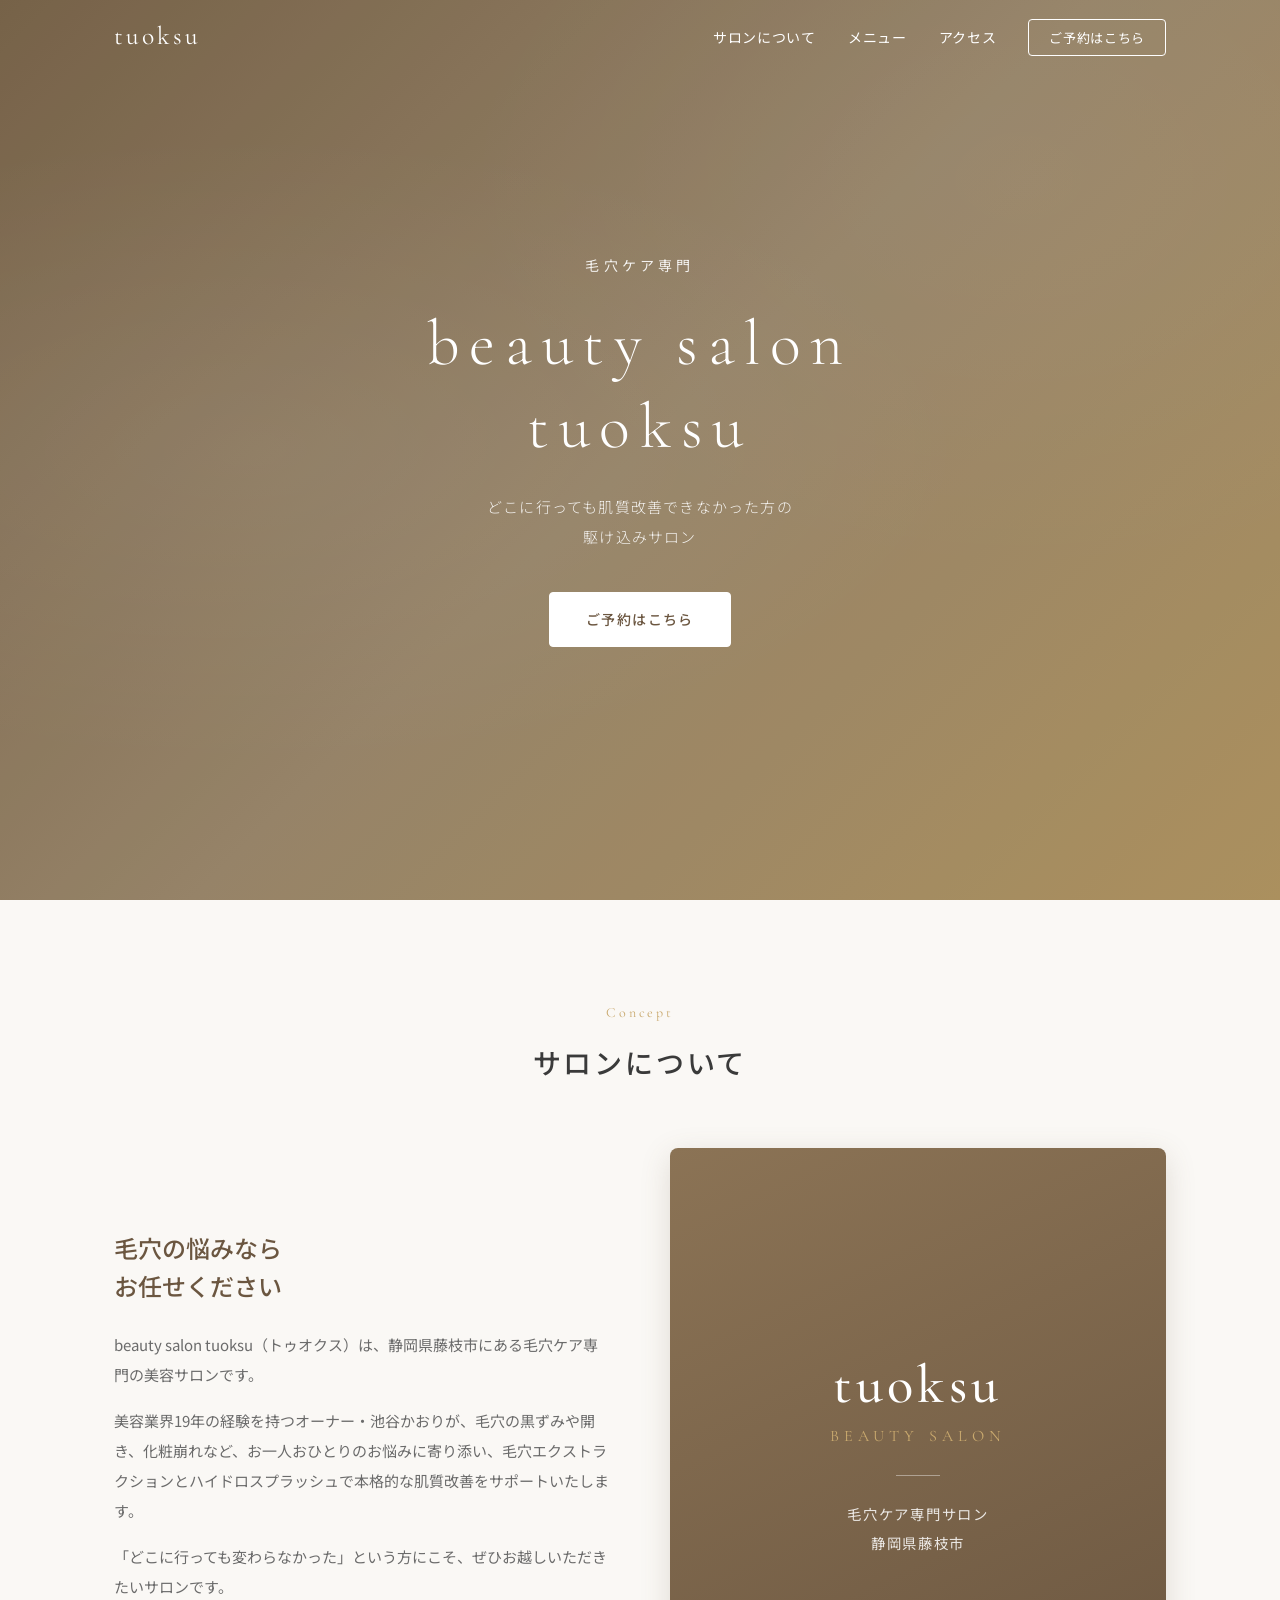
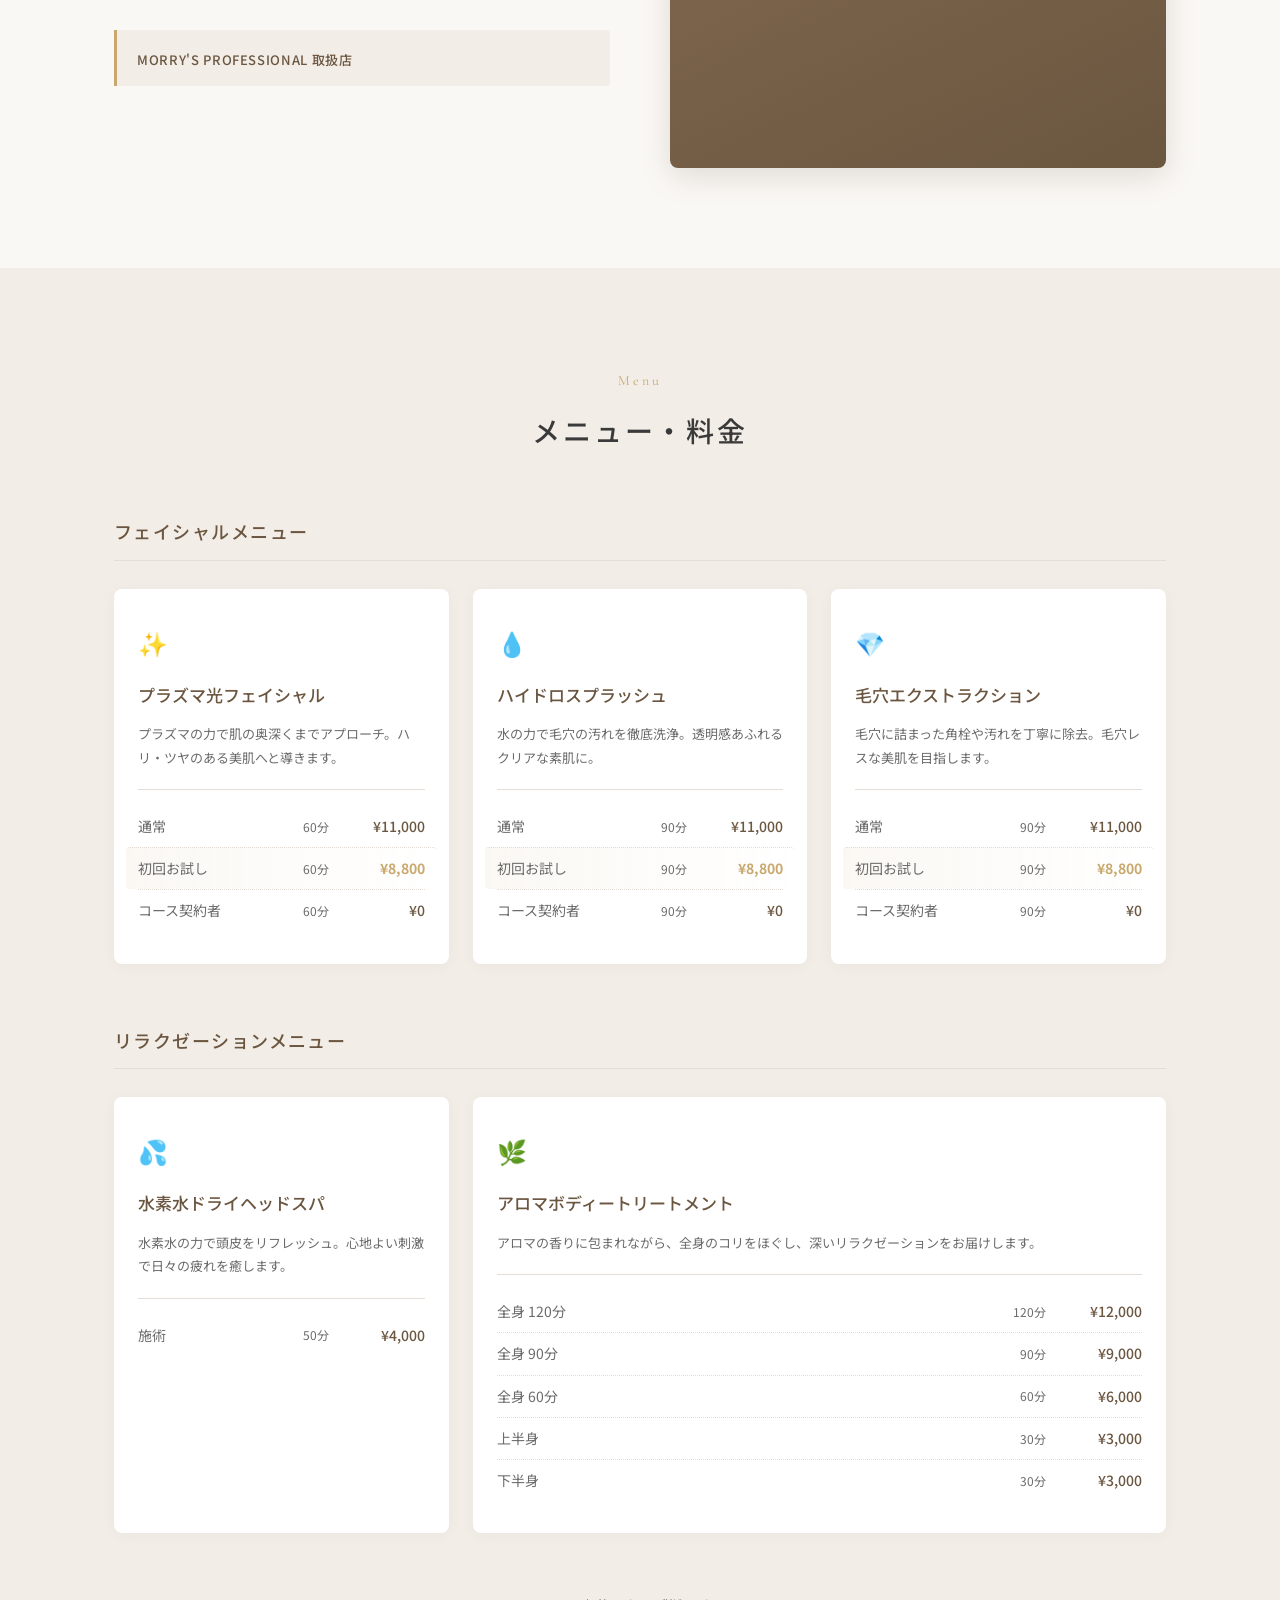
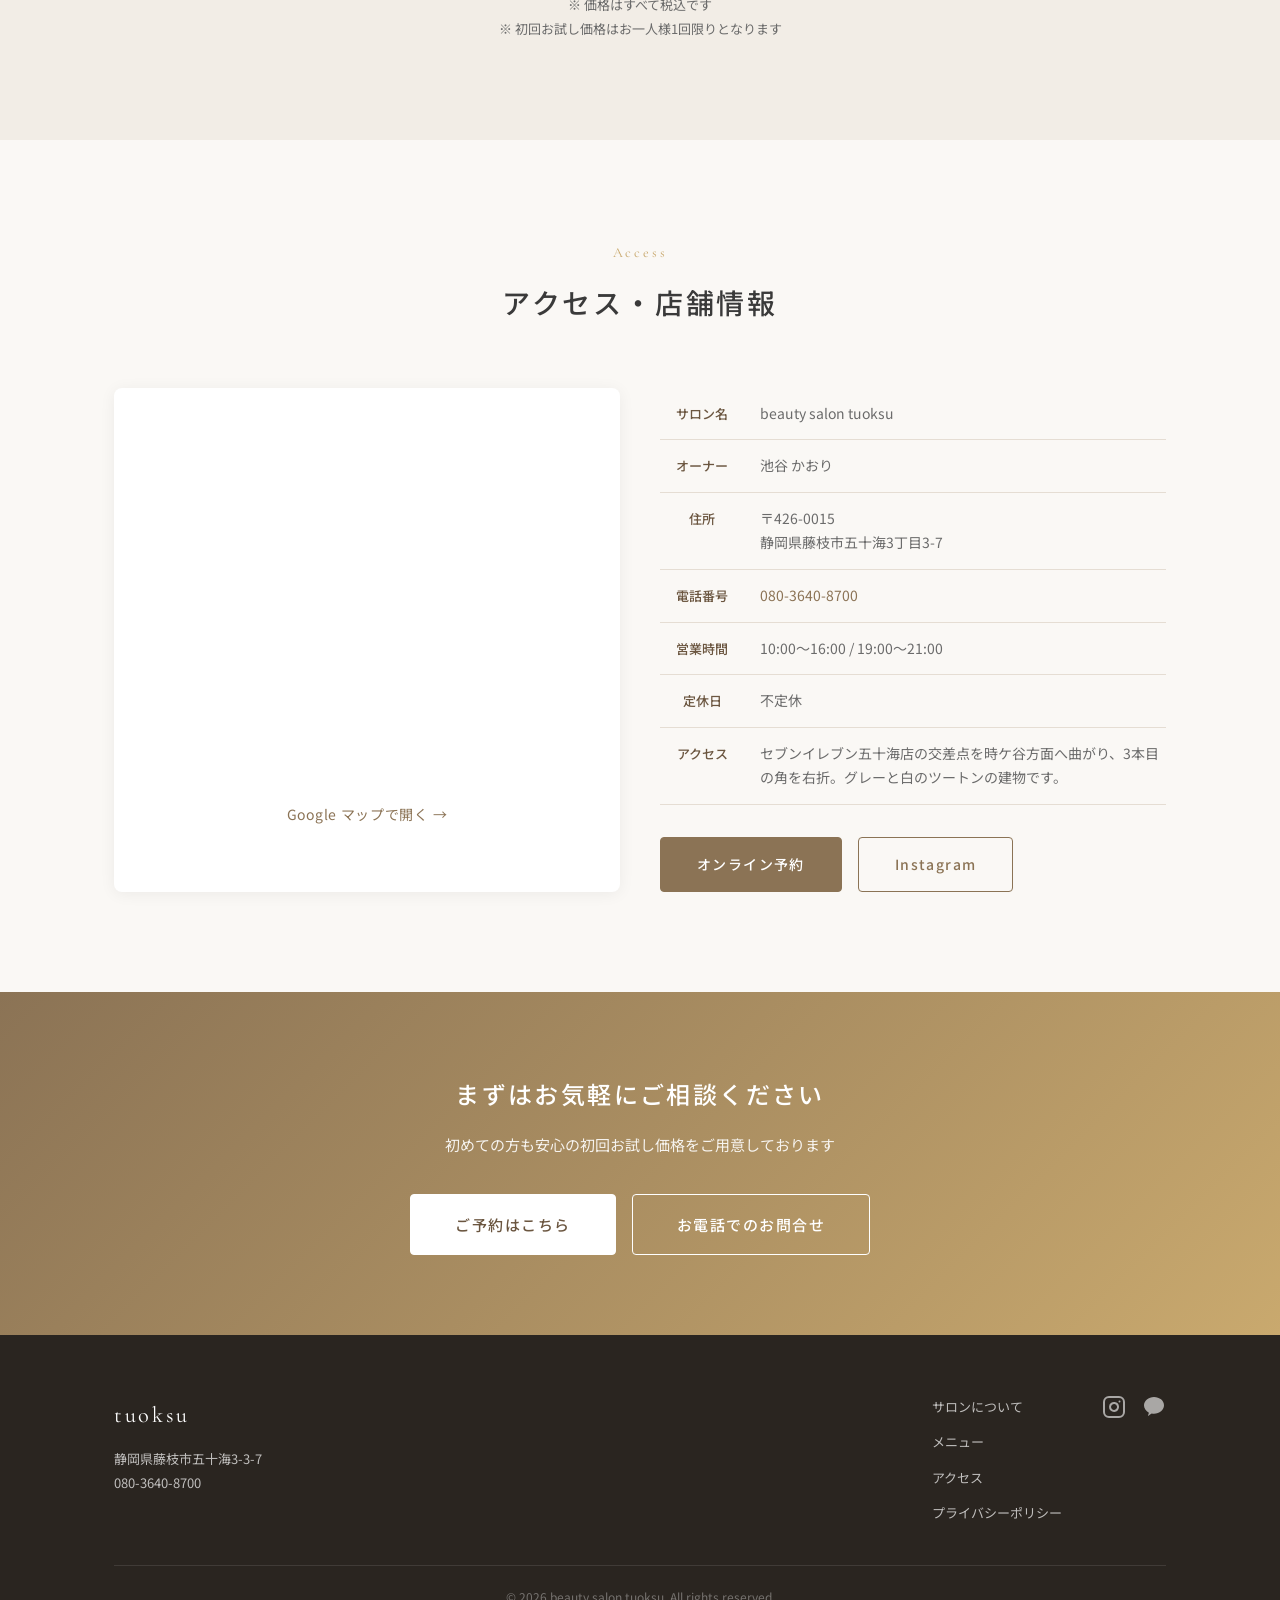
<file: index.html>
<!DOCTYPE html>
<html lang="ja">
<head>
  <meta charset="UTF-8">
  <meta name="viewport" content="width=device-width, initial-scale=1.0">
  <title>beauty salon tuoksu | 藤枝市の毛穴ケア専門サロン</title>
  <meta name="description" content="静岡県藤枝市の毛穴ケア専門サロン。毛穴エクストラクション・ハイドロスプラッシュで肌質改善。どこに行っても改善できなかった方の駆け込みサロン。">
  <meta name="robots" content="index, follow">
  <meta name="theme-color" content="#8b7355">
  <link rel="canonical" href="https://tuoksu-salon.netlify.app/">
  <meta property="og:type" content="website">
  <meta property="og:title" content="beauty salon tuoksu | 藤枝市の毛穴ケア専門サロン">
  <meta property="og:description" content="静岡県藤枝市の毛穴ケア専門サロン。毛穴エクストラクション・ハイドロスプラッシュで肌質改善。">
  <meta property="og:url" content="https://tuoksu-salon.netlify.app/">
  <meta property="og:locale" content="ja_JP">
  <link rel="icon" type="image/svg+xml" href="data:image/svg+xml,%3Csvg%20xmlns='http://www.w3.org/2000/svg'%20viewBox='0%200%2064%2064'%3E%3Crect%20width='64'%20height='64'%20rx='14'%20fill='%238b7355'/%3E%3Ctext%20x='32'%20y='45'%20font-family='Georgia,serif'%20font-size='38'%20fill='%23faf8f5'%20text-anchor='middle'%3Et%3C/text%3E%3C/svg%3E">
  <link rel="apple-touch-icon" href="data:image/svg+xml,%3Csvg%20xmlns='http://www.w3.org/2000/svg'%20viewBox='0%200%2064%2064'%3E%3Crect%20width='64'%20height='64'%20fill='%238b7355'/%3E%3Ctext%20x='32'%20y='45'%20font-family='Georgia,serif'%20font-size='38'%20fill='%23faf8f5'%20text-anchor='middle'%3Et%3C/text%3E%3C/svg%3E">
  <link rel="stylesheet" href="style.css">
  <link rel="preconnect" href="https://fonts.googleapis.com">
  <link rel="preconnect" href="https://fonts.gstatic.com" crossorigin>
  <link href="https://fonts.googleapis.com/css2?family=Noto+Sans+JP:wght@300;400;500;700&family=Cormorant+Garamond:wght@300;400;500;600&display=swap" rel="stylesheet">
  <script type="application/ld+json">
  {
    "@context": "https://schema.org",
    "@type": "HealthAndBeautyBusiness",
    "name": "beauty salon tuoksu",
    "description": "静岡県藤枝市の毛穴ケア専門サロン。毛穴エクストラクション・ハイドロスプラッシュで肌質改善。",
    "url": "https://tuoksu-salon.netlify.app/",
    "telephone": "+81-80-3640-8700",
    "address": {
      "@type": "PostalAddress",
      "postalCode": "426-0015",
      "addressRegion": "静岡県",
      "addressLocality": "藤枝市",
      "streetAddress": "五十海3丁目3-7",
      "addressCountry": "JP"
    },
    "openingHours": ["Mo-Su 10:00-16:00", "Mo-Su 19:00-21:00"],
    "image": "https://tuoksu-salon.netlify.app/",
    "sameAs": ["https://www.instagram.com/tuoksu_insta/"]
  }
  </script>
</head>
<body>
  <!-- ナビゲーション -->
  <nav class="nav" id="nav">
    <div class="nav-inner">
      <a href="#hero" class="nav-logo">tuoksu</a>
      <button class="nav-toggle" id="navToggle" aria-label="メニュー">
        <span></span><span></span><span></span>
      </button>
      <ul class="nav-links" id="navLinks">
        <li><a href="#about">サロンについて</a></li>
        <li><a href="#menu">メニュー</a></li>
        <li><a href="#access">アクセス</a></li>
        <li><a href="https://tol-app.jp/s/8k4vftanf4v1zz8lph3x" target="_blank" rel="noopener" class="nav-cta">ご予約はこちら</a></li>
      </ul>
    </div>
  </nav>

  <!-- ヒーロー -->
  <section class="hero" id="hero">
    <div class="hero-overlay"></div>
    <div class="hero-content">
      <p class="hero-sub">毛穴ケア専門</p>
      <h1 class="hero-title">beauty salon<br>tuoksu</h1>
      <p class="hero-desc">どこに行っても肌質改善できなかった方の<br>駆け込みサロン</p>
      <a href="https://tol-app.jp/s/8k4vftanf4v1zz8lph3x" target="_blank" rel="noopener" class="btn btn-primary">ご予約はこちら</a>
    </div>
  </section>

  <!-- コンセプト -->
  <section class="section" id="about">
    <div class="container">
      <div class="section-header">
        <p class="section-sub">Concept</p>
        <h2 class="section-title">サロンについて</h2>
      </div>
      <div class="about-grid">
        <div class="about-text">
          <h3>毛穴の悩みなら<br>お任せください</h3>
          <p>beauty salon tuoksu（トゥオクス）は、静岡県藤枝市にある毛穴ケア専門の美容サロンです。</p>
          <p>美容業界19年の経験を持つオーナー・池谷かおりが、毛穴の黒ずみや開き、化粧崩れなど、お一人おひとりのお悩みに寄り添い、毛穴エクストラクションとハイドロスプラッシュで本格的な肌質改善をサポートいたします。</p>
          <p>「どこに行っても変わらなかった」という方にこそ、ぜひお越しいただきたいサロンです。</p>
          <div class="about-badge">
            <span>MORRY'S PROFESSIONAL 取扱店</span>
          </div>
        </div>
        <div class="about-image">
          <div class="about-visual">
            <span class="about-visual-mark">tuoksu</span>
            <span class="about-visual-sub">beauty salon</span>
            <span class="about-visual-divider"></span>
            <span class="about-visual-tag">毛穴ケア専門サロン<br>静岡県藤枝市</span>
          </div>
        </div>
      </div>
    </div>
  </section>

  <!-- メニュー -->
  <section class="section section-alt" id="menu">
    <div class="container">
      <div class="section-header">
        <p class="section-sub">Menu</p>
        <h2 class="section-title">メニュー・料金</h2>
      </div>

      <div class="menu-category">
        <h3 class="menu-category-title">フェイシャルメニュー</h3>
        <div class="menu-grid">
          <div class="menu-card">
            <div class="menu-card-icon">&#10024;</div>
            <h4>プラズマ光フェイシャル</h4>
            <p class="menu-card-desc">プラズマの力で肌の奥深くまでアプローチ。ハリ・ツヤのある美肌へと導きます。</p>
            <div class="menu-card-prices">
              <div class="price-row">
                <span class="price-label">通常</span>
                <span class="price-time">60分</span>
                <span class="price-value">&yen;11,000</span>
              </div>
              <div class="price-row price-row-highlight">
                <span class="price-label">初回お試し</span>
                <span class="price-time">60分</span>
                <span class="price-value">&yen;8,800</span>
              </div>
              <div class="price-row">
                <span class="price-label">コース契約者</span>
                <span class="price-time">60分</span>
                <span class="price-value">&yen;0</span>
              </div>
            </div>
          </div>

          <div class="menu-card">
            <div class="menu-card-icon">&#128167;</div>
            <h4>ハイドロスプラッシュ</h4>
            <p class="menu-card-desc">水の力で毛穴の汚れを徹底洗浄。透明感あふれるクリアな素肌に。</p>
            <div class="menu-card-prices">
              <div class="price-row">
                <span class="price-label">通常</span>
                <span class="price-time">90分</span>
                <span class="price-value">&yen;11,000</span>
              </div>
              <div class="price-row price-row-highlight">
                <span class="price-label">初回お試し</span>
                <span class="price-time">90分</span>
                <span class="price-value">&yen;8,800</span>
              </div>
              <div class="price-row">
                <span class="price-label">コース契約者</span>
                <span class="price-time">90分</span>
                <span class="price-value">&yen;0</span>
              </div>
            </div>
          </div>

          <div class="menu-card">
            <div class="menu-card-icon">&#128142;</div>
            <h4>毛穴エクストラクション</h4>
            <p class="menu-card-desc">毛穴に詰まった角栓や汚れを丁寧に除去。毛穴レスな美肌を目指します。</p>
            <div class="menu-card-prices">
              <div class="price-row">
                <span class="price-label">通常</span>
                <span class="price-time">90分</span>
                <span class="price-value">&yen;11,000</span>
              </div>
              <div class="price-row price-row-highlight">
                <span class="price-label">初回お試し</span>
                <span class="price-time">90分</span>
                <span class="price-value">&yen;8,800</span>
              </div>
              <div class="price-row">
                <span class="price-label">コース契約者</span>
                <span class="price-time">90分</span>
                <span class="price-value">&yen;0</span>
              </div>
            </div>
          </div>
        </div>
      </div>

      <div class="menu-category">
        <h3 class="menu-category-title">リラクゼーションメニュー</h3>
        <div class="menu-grid">
          <div class="menu-card">
            <div class="menu-card-icon">&#128166;</div>
            <h4>水素水ドライヘッドスパ</h4>
            <p class="menu-card-desc">水素水の力で頭皮をリフレッシュ。心地よい刺激で日々の疲れを癒します。</p>
            <div class="menu-card-prices">
              <div class="price-row">
                <span class="price-label">施術</span>
                <span class="price-time">50分</span>
                <span class="price-value">&yen;4,000</span>
              </div>
            </div>
          </div>

          <div class="menu-card menu-card-wide">
            <div class="menu-card-icon">&#127807;</div>
            <h4>アロマボディートリートメント</h4>
            <p class="menu-card-desc">アロマの香りに包まれながら、全身のコリをほぐし、深いリラクゼーションをお届けします。</p>
            <div class="menu-card-prices">
              <div class="price-row">
                <span class="price-label">全身 120分</span>
                <span class="price-time">120分</span>
                <span class="price-value">&yen;12,000</span>
              </div>
              <div class="price-row">
                <span class="price-label">全身 90分</span>
                <span class="price-time">90分</span>
                <span class="price-value">&yen;9,000</span>
              </div>
              <div class="price-row">
                <span class="price-label">全身 60分</span>
                <span class="price-time">60分</span>
                <span class="price-value">&yen;6,000</span>
              </div>
              <div class="price-row">
                <span class="price-label">上半身</span>
                <span class="price-time">30分</span>
                <span class="price-value">&yen;3,000</span>
              </div>
              <div class="price-row">
                <span class="price-label">下半身</span>
                <span class="price-time">30分</span>
                <span class="price-value">&yen;3,000</span>
              </div>
            </div>
          </div>
        </div>
      </div>

      <div class="menu-note">
        <p>※ 価格はすべて税込です</p>
        <p>※ 初回お試し価格はお一人様1回限りとなります</p>
      </div>
    </div>
  </section>

  <!-- アクセス -->
  <section class="section" id="access">
    <div class="container">
      <div class="section-header">
        <p class="section-sub">Access</p>
        <h2 class="section-title">アクセス・店舗情報</h2>
      </div>
      <div class="access-grid">
        <div class="access-map">
          <iframe
            src="https://maps.google.com/maps?q=beauty+salon+tuoksu+%E8%97%A4%E6%9E%9D%E5%B8%82%E4%BA%94%E5%8D%81%E6%B5%B7&hl=ja&z=17&output=embed"
            width="100%" height="400" style="border:0;" allowfullscreen="" loading="lazy"
            referrerpolicy="no-referrer-when-downgrade"
            title="beauty salon tuoksu の地図"></iframe>
          <a href="https://maps.app.goo.gl/irKY548pNnSVrUJYA" target="_blank" rel="noopener" class="map-link">Google マップで開く →</a>
        </div>
        <div class="access-info">
          <table class="info-table">
            <tr>
              <th>サロン名</th>
              <td>beauty salon tuoksu</td>
            </tr>
            <tr>
              <th>オーナー</th>
              <td>池谷 かおり</td>
            </tr>
            <tr>
              <th>住所</th>
              <td>〒426-0015<br>静岡県藤枝市五十海3丁目3-7</td>
            </tr>
            <tr>
              <th>電話番号</th>
              <td><a href="tel:08036408700">080-3640-8700</a></td>
            </tr>
            <tr>
              <th>営業時間</th>
              <td>10:00〜16:00 / 19:00〜21:00</td>
            </tr>
            <tr>
              <th>定休日</th>
              <td>不定休</td>
            </tr>
            <tr>
              <th>アクセス</th>
              <td>セブンイレブン五十海店の交差点を時ケ谷方面へ曲がり、3本目の角を右折。グレーと白のツートンの建物です。</td>
            </tr>
          </table>
          <div class="access-links">
            <a href="https://tol-app.jp/s/8k4vftanf4v1zz8lph3x" target="_blank" rel="noopener" class="btn btn-primary">オンライン予約</a>
            <a href="https://www.instagram.com/tuoksu_insta/" target="_blank" rel="noopener" class="btn btn-outline">Instagram</a>
          </div>
        </div>
      </div>
    </div>
  </section>

  <!-- CTA -->
  <section class="cta-section">
    <div class="container">
      <h2>まずはお気軽にご相談ください</h2>
      <p>初めての方も安心の初回お試し価格をご用意しております</p>
      <div class="cta-buttons">
        <a href="https://tol-app.jp/s/8k4vftanf4v1zz8lph3x" target="_blank" rel="noopener" class="btn btn-primary btn-lg">ご予約はこちら</a>
        <a href="tel:08036408700" class="btn btn-outline btn-lg">お電話でのお問合せ</a>
      </div>
    </div>
  </section>

  <!-- フッター -->
  <footer class="footer">
    <div class="container">
      <div class="footer-inner">
        <div class="footer-brand">
          <p class="footer-logo">tuoksu</p>
          <p class="footer-address">静岡県藤枝市五十海3-3-7</p>
          <p class="footer-tel"><a href="tel:08036408700">080-3640-8700</a></p>
        </div>
        <div class="footer-links">
          <a href="#about">サロンについて</a>
          <a href="#menu">メニュー</a>
          <a href="#access">アクセス</a>
          <a href="privacy.html">プライバシーポリシー</a>
        </div>
        <div class="footer-sns">
          <a href="https://www.instagram.com/tuoksu_insta/" target="_blank" rel="noopener" aria-label="Instagram">
            <svg width="24" height="24" viewBox="0 0 24 24" fill="none" stroke="currentColor" stroke-width="2" stroke-linecap="round" stroke-linejoin="round"><rect x="2" y="2" width="20" height="20" rx="5" ry="5"/><path d="M16 11.37A4 4 0 1 1 12.63 8 4 4 0 0 1 16 11.37z"/><line x1="17.5" y1="6.5" x2="17.51" y2="6.5"/></svg>
          </a>
          <a href="https://lin.ee/Svz4s8i" target="_blank" rel="noopener" aria-label="LINE">
            <svg width="24" height="24" viewBox="0 0 24 24" fill="currentColor"><path d="M12 2C6.48 2 2 5.82 2 10.5c0 2.93 1.95 5.5 4.87 7.14-.19.67-.69 2.48-.79 2.86-.13.49.18.48.37.35.15-.1 2.37-1.61 3.34-2.27.73.11 1.46.17 2.21.17 5.52 0 10-3.82 10-8.5S17.52 2 12 2z"/></svg>
          </a>
        </div>
      </div>
      <div class="footer-bottom">
        <p>&copy; <span id="year">2026</span> beauty salon tuoksu. All rights reserved.</p>
      </div>
    </div>
  </footer>

  <!-- スマホ固定バー -->
  <div class="mobile-bar">
    <a href="tel:08036408700" class="mobile-bar-item">
      <svg width="20" height="20" viewBox="0 0 24 24" fill="none" stroke="currentColor" stroke-width="2"><path d="M22 16.92v3a2 2 0 01-2.18 2 19.79 19.79 0 01-8.63-3.07 19.5 19.5 0 01-6-6 19.79 19.79 0 01-3.07-8.67A2 2 0 014.11 2h3a2 2 0 012 1.72c.127.96.361 1.903.7 2.81a2 2 0 01-.45 2.11L8.09 9.91a16 16 0 006 6l1.27-1.27a2 2 0 012.11-.45c.907.339 1.85.573 2.81.7A2 2 0 0122 16.92z"/></svg>
      <span>電話</span>
    </a>
    <a href="https://tol-app.jp/s/8k4vftanf4v1zz8lph3x" target="_blank" rel="noopener" class="mobile-bar-item mobile-bar-primary">
      <svg width="20" height="20" viewBox="0 0 24 24" fill="none" stroke="currentColor" stroke-width="2"><rect x="3" y="4" width="18" height="18" rx="2" ry="2"/><line x1="16" y1="2" x2="16" y2="6"/><line x1="8" y1="2" x2="8" y2="6"/><line x1="3" y1="10" x2="21" y2="10"/></svg>
      <span>予約する</span>
    </a>
    <a href="https://lin.ee/Svz4s8i" target="_blank" rel="noopener" class="mobile-bar-item">
      <svg width="20" height="20" viewBox="0 0 24 24" fill="currentColor"><path d="M12 2C6.48 2 2 5.82 2 10.5c0 2.93 1.95 5.5 4.87 7.14-.19.67-.69 2.48-.79 2.86-.13.49.18.48.37.35.15-.1 2.37-1.61 3.34-2.27.73.11 1.46.17 2.21.17 5.52 0 10-3.82 10-8.5S17.52 2 12 2z"/></svg>
      <span>LINE</span>
    </a>
  </div>

  <script>
    // ナビゲーションスクロール
    const nav = document.getElementById('nav');
    window.addEventListener('scroll', () => {
      nav.classList.toggle('nav-scrolled', window.scrollY > 50);
    });

    // モバイルメニュー
    const navToggle = document.getElementById('navToggle');
    const navLinks = document.getElementById('navLinks');
    navToggle.addEventListener('click', () => {
      navToggle.classList.toggle('active');
      navLinks.classList.toggle('active');
    });
    navLinks.querySelectorAll('a').forEach(link => {
      link.addEventListener('click', () => {
        navToggle.classList.remove('active');
        navLinks.classList.remove('active');
      });
    });

    // スムーススクロール
    document.querySelectorAll('a[href^="#"]').forEach(anchor => {
      anchor.addEventListener('click', function (e) {
        e.preventDefault();
        const target = document.querySelector(this.getAttribute('href'));
        if (target) {
          const offset = nav.offsetHeight + 20;
          const pos = target.getBoundingClientRect().top + window.scrollY - offset;
          window.scrollTo({ top: pos, behavior: 'smooth' });
        }
      });
    });

    // スクロールアニメーション
    const observer = new IntersectionObserver((entries) => {
      entries.forEach(entry => {
        if (entry.isIntersecting) {
          entry.target.classList.add('visible');
        }
      });
    }, { threshold: 0.1 });

    document.querySelectorAll('.menu-card, .about-text, .about-image, .access-info, .access-map').forEach(el => {
      el.classList.add('fade-in');
      observer.observe(el);
    });

    // コピーライト年を自動更新
    var y = document.getElementById('year');
    if (y) y.textContent = new Date().getFullYear();
  </script>
</body>
</html>
</file>
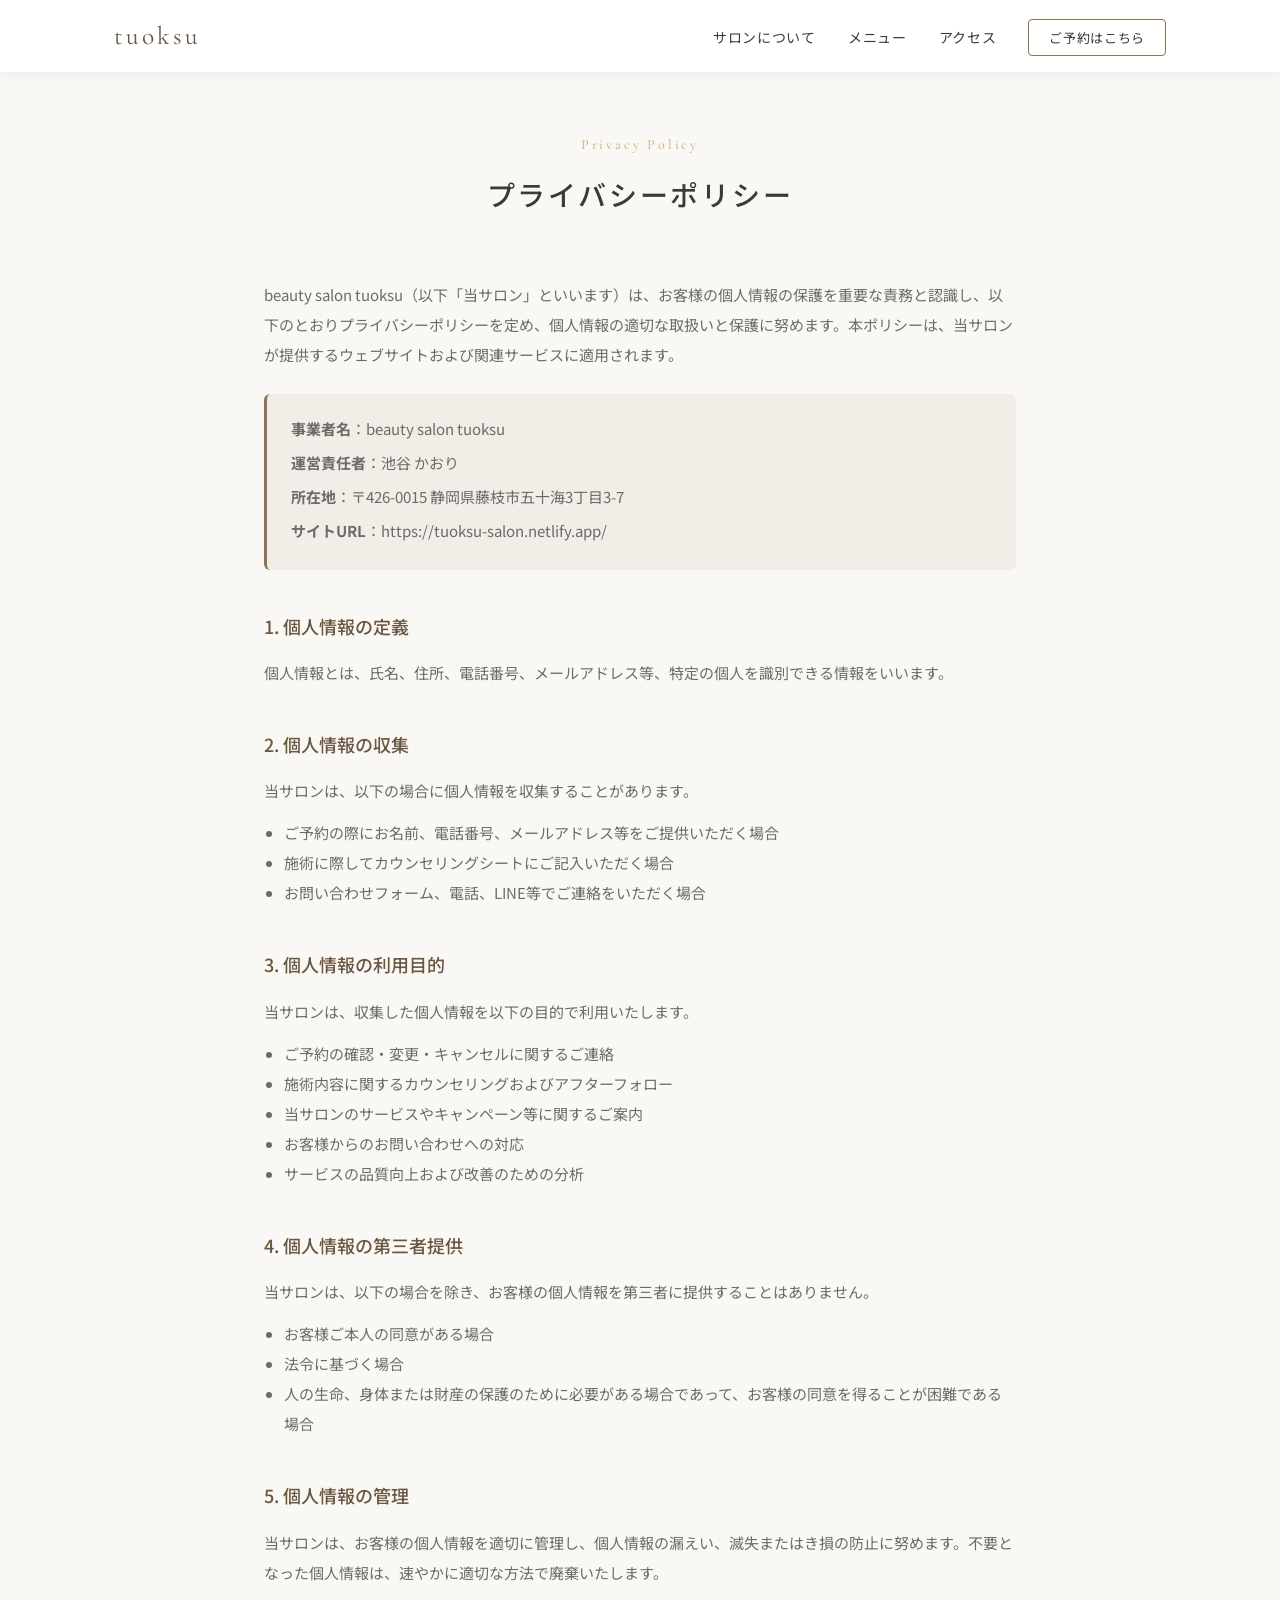
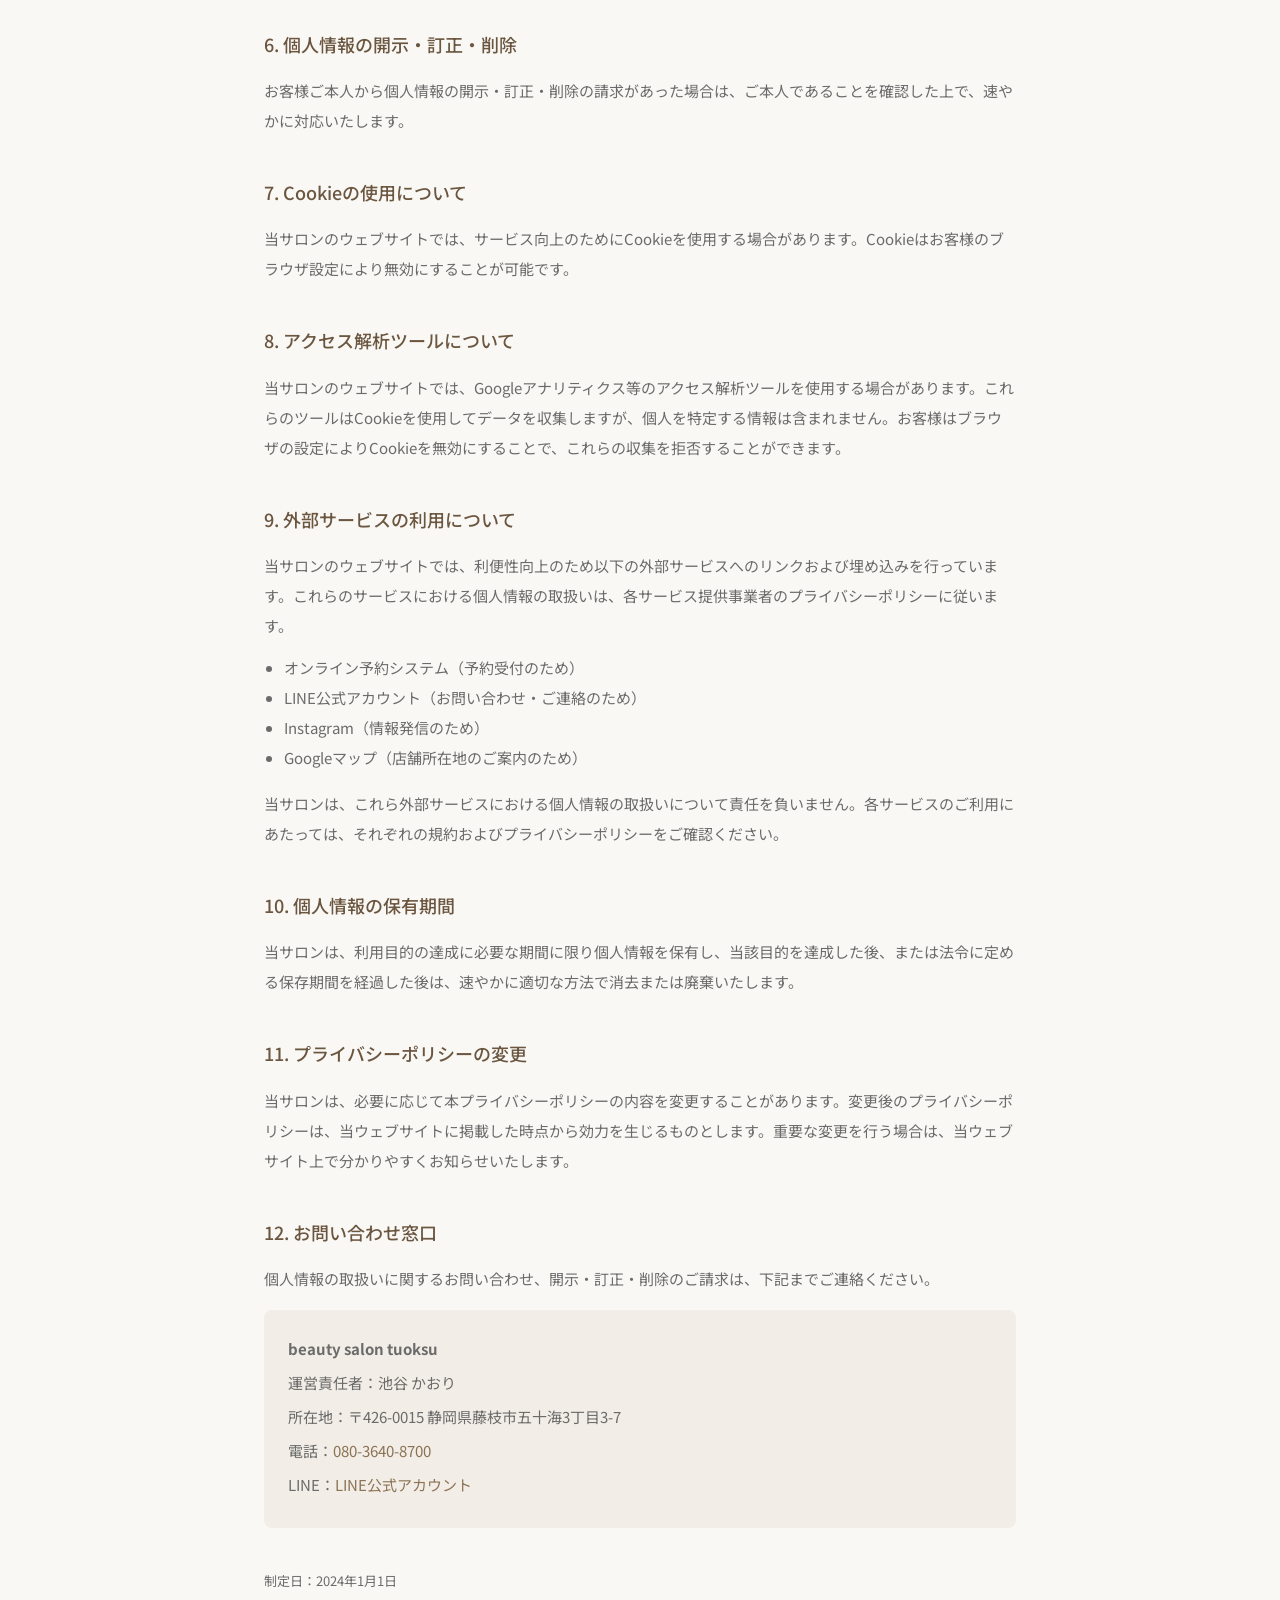
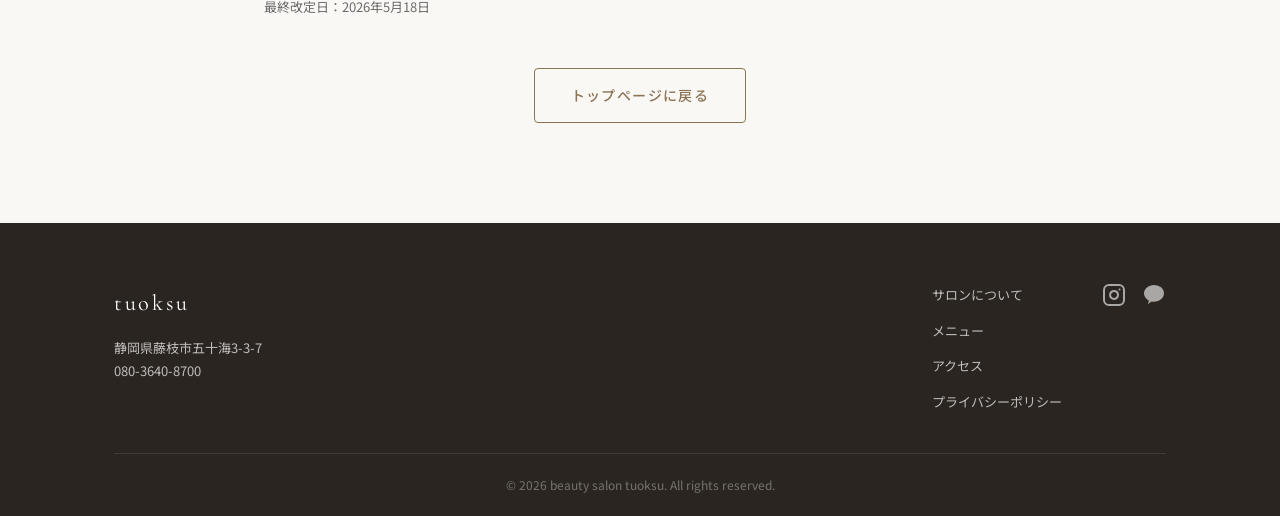
<file: privacy.html>
<!DOCTYPE html>
<html lang="ja">
<head>
  <meta charset="UTF-8">
  <meta name="viewport" content="width=device-width, initial-scale=1.0">
  <title>プライバシーポリシー | beauty salon tuoksu</title>
  <meta name="description" content="beauty salon tuoksu（静岡県藤枝市の毛穴ケア専門サロン）のプライバシーポリシー。個人情報の取扱いについて定めています。">
  <meta name="robots" content="index, follow">
  <meta name="theme-color" content="#8b7355">
  <link rel="canonical" href="https://tuoksu-salon.netlify.app/privacy.html">
  <link rel="icon" type="image/svg+xml" href="data:image/svg+xml,%3Csvg%20xmlns='http://www.w3.org/2000/svg'%20viewBox='0%200%2064%2064'%3E%3Crect%20width='64'%20height='64'%20rx='14'%20fill='%238b7355'/%3E%3Ctext%20x='32'%20y='45'%20font-family='Georgia,serif'%20font-size='38'%20fill='%23faf8f5'%20text-anchor='middle'%3Et%3C/text%3E%3C/svg%3E">
  <link rel="apple-touch-icon" href="data:image/svg+xml,%3Csvg%20xmlns='http://www.w3.org/2000/svg'%20viewBox='0%200%2064%2064'%3E%3Crect%20width='64'%20height='64'%20fill='%238b7355'/%3E%3Ctext%20x='32'%20y='45'%20font-family='Georgia,serif'%20font-size='38'%20fill='%23faf8f5'%20text-anchor='middle'%3Et%3C/text%3E%3C/svg%3E">
  <link rel="stylesheet" href="style.css">
  <link rel="preconnect" href="https://fonts.googleapis.com">
  <link rel="preconnect" href="https://fonts.gstatic.com" crossorigin>
  <link href="https://fonts.googleapis.com/css2?family=Noto+Sans+JP:wght@300;400;500;700&family=Cormorant+Garamond:wght@300;400;500;600&display=swap" rel="stylesheet">
</head>
<body>
  <!-- ナビゲーション -->
  <nav class="nav nav-scrolled" id="nav">
    <div class="nav-inner">
      <a href="index.html" class="nav-logo">tuoksu</a>
      <button class="nav-toggle" id="navToggle" aria-label="メニュー">
        <span></span><span></span><span></span>
      </button>
      <ul class="nav-links" id="navLinks">
        <li><a href="index.html#about">サロンについて</a></li>
        <li><a href="index.html#menu">メニュー</a></li>
        <li><a href="index.html#access">アクセス</a></li>
        <li><a href="https://tol-app.jp/s/8k4vftanf4v1zz8lph3x" target="_blank" rel="noopener" class="nav-cta">ご予約はこちら</a></li>
      </ul>
    </div>
  </nav>

  <!-- プライバシーポリシー -->
  <section class="section privacy-section">
    <div class="container container-narrow">
      <div class="section-header">
        <p class="section-sub">Privacy Policy</p>
        <h1 class="section-title">プライバシーポリシー</h1>
      </div>

      <div class="privacy-content">
        <p>beauty salon tuoksu（以下「当サロン」といいます）は、お客様の個人情報の保護を重要な責務と認識し、以下のとおりプライバシーポリシーを定め、個人情報の適切な取扱いと保護に努めます。本ポリシーは、当サロンが提供するウェブサイトおよび関連サービスに適用されます。</p>

        <div class="privacy-operator">
          <p><strong>事業者名</strong>：beauty salon tuoksu</p>
          <p><strong>運営責任者</strong>：池谷 かおり</p>
          <p><strong>所在地</strong>：〒426-0015 静岡県藤枝市五十海3丁目3-7</p>
          <p><strong>サイトURL</strong>：https://tuoksu-salon.netlify.app/</p>
        </div>

        <h2>1. 個人情報の定義</h2>
        <p>個人情報とは、氏名、住所、電話番号、メールアドレス等、特定の個人を識別できる情報をいいます。</p>

        <h2>2. 個人情報の収集</h2>
        <p>当サロンは、以下の場合に個人情報を収集することがあります。</p>
        <ul>
          <li>ご予約の際にお名前、電話番号、メールアドレス等をご提供いただく場合</li>
          <li>施術に際してカウンセリングシートにご記入いただく場合</li>
          <li>お問い合わせフォーム、電話、LINE等でご連絡をいただく場合</li>
        </ul>

        <h2>3. 個人情報の利用目的</h2>
        <p>当サロンは、収集した個人情報を以下の目的で利用いたします。</p>
        <ul>
          <li>ご予約の確認・変更・キャンセルに関するご連絡</li>
          <li>施術内容に関するカウンセリングおよびアフターフォロー</li>
          <li>当サロンのサービスやキャンペーン等に関するご案内</li>
          <li>お客様からのお問い合わせへの対応</li>
          <li>サービスの品質向上および改善のための分析</li>
        </ul>

        <h2>4. 個人情報の第三者提供</h2>
        <p>当サロンは、以下の場合を除き、お客様の個人情報を第三者に提供することはありません。</p>
        <ul>
          <li>お客様ご本人の同意がある場合</li>
          <li>法令に基づく場合</li>
          <li>人の生命、身体または財産の保護のために必要がある場合であって、お客様の同意を得ることが困難である場合</li>
        </ul>

        <h2>5. 個人情報の管理</h2>
        <p>当サロンは、お客様の個人情報を適切に管理し、個人情報の漏えい、滅失またはき損の防止に努めます。不要となった個人情報は、速やかに適切な方法で廃棄いたします。</p>

        <h2>6. 個人情報の開示・訂正・削除</h2>
        <p>お客様ご本人から個人情報の開示・訂正・削除の請求があった場合は、ご本人であることを確認した上で、速やかに対応いたします。</p>

        <h2>7. Cookieの使用について</h2>
        <p>当サロンのウェブサイトでは、サービス向上のためにCookieを使用する場合があります。Cookieはお客様のブラウザ設定により無効にすることが可能です。</p>

        <h2>8. アクセス解析ツールについて</h2>
        <p>当サロンのウェブサイトでは、Googleアナリティクス等のアクセス解析ツールを使用する場合があります。これらのツールはCookieを使用してデータを収集しますが、個人を特定する情報は含まれません。お客様はブラウザの設定によりCookieを無効にすることで、これらの収集を拒否することができます。</p>

        <h2>9. 外部サービスの利用について</h2>
        <p>当サロンのウェブサイトでは、利便性向上のため以下の外部サービスへのリンクおよび埋め込みを行っています。これらのサービスにおける個人情報の取扱いは、各サービス提供事業者のプライバシーポリシーに従います。</p>
        <ul>
          <li>オンライン予約システム（予約受付のため）</li>
          <li>LINE公式アカウント（お問い合わせ・ご連絡のため）</li>
          <li>Instagram（情報発信のため）</li>
          <li>Googleマップ（店舗所在地のご案内のため）</li>
        </ul>
        <p>当サロンは、これら外部サービスにおける個人情報の取扱いについて責任を負いません。各サービスのご利用にあたっては、それぞれの規約およびプライバシーポリシーをご確認ください。</p>

        <h2>10. 個人情報の保有期間</h2>
        <p>当サロンは、利用目的の達成に必要な期間に限り個人情報を保有し、当該目的を達成した後、または法令に定める保存期間を経過した後は、速やかに適切な方法で消去または廃棄いたします。</p>

        <h2>11. プライバシーポリシーの変更</h2>
        <p>当サロンは、必要に応じて本プライバシーポリシーの内容を変更することがあります。変更後のプライバシーポリシーは、当ウェブサイトに掲載した時点から効力を生じるものとします。重要な変更を行う場合は、当ウェブサイト上で分かりやすくお知らせいたします。</p>

        <h2>12. お問い合わせ窓口</h2>
        <p>個人情報の取扱いに関するお問い合わせ、開示・訂正・削除のご請求は、下記までご連絡ください。</p>
        <div class="privacy-contact">
          <p><strong>beauty salon tuoksu</strong></p>
          <p>運営責任者：池谷 かおり</p>
          <p>所在地：〒426-0015 静岡県藤枝市五十海3丁目3-7</p>
          <p>電話：<a href="tel:08036408700">080-3640-8700</a></p>
          <p>LINE：<a href="https://lin.ee/Svz4s8i" target="_blank" rel="noopener">LINE公式アカウント</a></p>
        </div>

        <p class="privacy-date">制定日：2024年1月1日<br>最終改定日：2026年5月18日</p>
      </div>

      <div class="privacy-back">
        <a href="index.html" class="btn btn-outline">トップページに戻る</a>
      </div>
    </div>
  </section>

  <!-- フッター -->
  <footer class="footer">
    <div class="container">
      <div class="footer-inner">
        <div class="footer-brand">
          <p class="footer-logo">tuoksu</p>
          <p class="footer-address">静岡県藤枝市五十海3-3-7</p>
          <p class="footer-tel"><a href="tel:08036408700">080-3640-8700</a></p>
        </div>
        <div class="footer-links">
          <a href="index.html#about">サロンについて</a>
          <a href="index.html#menu">メニュー</a>
          <a href="index.html#access">アクセス</a>
          <a href="privacy.html">プライバシーポリシー</a>
        </div>
        <div class="footer-sns">
          <a href="https://www.instagram.com/tuoksu_insta/" target="_blank" rel="noopener" aria-label="Instagram">
            <svg width="24" height="24" viewBox="0 0 24 24" fill="none" stroke="currentColor" stroke-width="2" stroke-linecap="round" stroke-linejoin="round"><rect x="2" y="2" width="20" height="20" rx="5" ry="5"/><path d="M16 11.37A4 4 0 1 1 12.63 8 4 4 0 0 1 16 11.37z"/><line x1="17.5" y1="6.5" x2="17.51" y2="6.5"/></svg>
          </a>
          <a href="https://lin.ee/Svz4s8i" target="_blank" rel="noopener" aria-label="LINE">
            <svg width="24" height="24" viewBox="0 0 24 24" fill="currentColor"><path d="M12 2C6.48 2 2 5.82 2 10.5c0 2.93 1.95 5.5 4.87 7.14-.19.67-.69 2.48-.79 2.86-.13.49.18.48.37.35.15-.1 2.37-1.61 3.34-2.27.73.11 1.46.17 2.21.17 5.52 0 10-3.82 10-8.5S17.52 2 12 2z"/></svg>
          </a>
        </div>
      </div>
      <div class="footer-bottom">
        <p>&copy; <span id="year">2026</span> beauty salon tuoksu. All rights reserved.</p>
      </div>
    </div>
  </footer>

  <script>
    const navToggle = document.getElementById('navToggle');
    const navLinks = document.getElementById('navLinks');
    navToggle.addEventListener('click', () => {
      navToggle.classList.toggle('active');
      navLinks.classList.toggle('active');
    });
    navLinks.querySelectorAll('a').forEach(link => {
      link.addEventListener('click', () => {
        navToggle.classList.remove('active');
        navLinks.classList.remove('active');
      });
    });
    var y = document.getElementById('year');
    if (y) y.textContent = new Date().getFullYear();
  </script>
</body>
</html>
</file>
<file: style.css>
/* ========================================
   beauty salon tuoksu - Stylesheet
   ======================================== */

/* --- Reset & Base --- */
*, *::before, *::after {
  margin: 0;
  padding: 0;
  box-sizing: border-box;
}

:root {
  --color-primary: #8b7355;
  --color-primary-light: #b09a7a;
  --color-primary-dark: #6b5640;
  --color-accent: #c9a96e;
  --color-bg: #faf8f5;
  --color-bg-alt: #f2ede6;
  --color-text: #3a3a3a;
  --color-text-light: #6b6b6b;
  --color-white: #ffffff;
  --color-border: #e5ddd3;
  --font-jp: 'Noto Sans JP', 'Hiragino Kaku Gothic ProN', sans-serif;
  --font-en: 'Cormorant Garamond', serif;
  --nav-height: 72px;
  --transition: 0.3s ease;
}

html {
  scroll-behavior: smooth;
  font-size: 16px;
}

body {
  font-family: var(--font-jp);
  color: var(--color-text);
  background-color: var(--color-bg);
  line-height: 1.8;
  -webkit-font-smoothing: antialiased;
}

img {
  max-width: 100%;
  height: auto;
  display: block;
}

a {
  color: var(--color-primary);
  text-decoration: none;
  transition: color var(--transition);
}

a:hover {
  color: var(--color-accent);
}

/* --- Container --- */
.container {
  max-width: 1100px;
  margin: 0 auto;
  padding: 0 24px;
}

.container-narrow {
  max-width: 800px;
  margin: 0 auto;
  padding: 0 24px;
}

/* --- Navigation --- */
.nav {
  position: fixed;
  top: 0;
  left: 0;
  right: 0;
  z-index: 1000;
  height: var(--nav-height);
  transition: background var(--transition), box-shadow var(--transition);
}

.nav-scrolled {
  background: rgba(255, 255, 255, 0.97);
  box-shadow: 0 1px 12px rgba(0, 0, 0, 0.06);
  backdrop-filter: blur(10px);
}

.nav-inner {
  max-width: 1100px;
  margin: 0 auto;
  padding: 0 24px;
  height: 100%;
  display: flex;
  align-items: center;
  justify-content: space-between;
}

.nav-logo {
  font-family: var(--font-en);
  font-size: 1.6rem;
  font-weight: 400;
  letter-spacing: 0.12em;
  color: var(--color-primary);
}

.nav-scrolled .nav-logo {
  color: var(--color-primary-dark);
}

.nav:not(.nav-scrolled) .nav-logo {
  color: var(--color-white);
}

.nav-links {
  display: flex;
  align-items: center;
  gap: 32px;
  list-style: none;
}

.nav-links a {
  font-size: 0.875rem;
  font-weight: 400;
  letter-spacing: 0.05em;
  color: var(--color-text);
  position: relative;
}

.nav:not(.nav-scrolled) .nav-links a {
  color: var(--color-white);
}

.nav-links a::after {
  content: '';
  position: absolute;
  bottom: -4px;
  left: 0;
  width: 0;
  height: 1px;
  background: var(--color-accent);
  transition: width var(--transition);
}

.nav-links a:hover::after {
  width: 100%;
}

.nav-cta {
  padding: 8px 20px !important;
  border: 1px solid var(--color-primary);
  border-radius: 4px;
  font-size: 0.8125rem !important;
  transition: all var(--transition) !important;
}

.nav-cta:hover {
  background: var(--color-primary);
  color: var(--color-white) !important;
}

.nav:not(.nav-scrolled) .nav-cta {
  border-color: var(--color-white);
}

.nav:not(.nav-scrolled) .nav-cta:hover {
  background: var(--color-white);
  color: var(--color-primary-dark) !important;
}

.nav-toggle {
  display: none;
  flex-direction: column;
  gap: 5px;
  background: none;
  border: none;
  cursor: pointer;
  padding: 4px;
}

.nav-toggle span {
  display: block;
  width: 24px;
  height: 2px;
  background: var(--color-text);
  transition: all var(--transition);
}

.nav:not(.nav-scrolled) .nav-toggle span {
  background: var(--color-white);
}

.nav-toggle.active span:nth-child(1) {
  transform: rotate(45deg) translate(5px, 5px);
}

.nav-toggle.active span:nth-child(2) {
  opacity: 0;
}

.nav-toggle.active span:nth-child(3) {
  transform: rotate(-45deg) translate(5px, -5px);
}

/* --- Hero --- */
.hero {
  position: relative;
  height: 100vh;
  min-height: 600px;
  display: flex;
  align-items: center;
  justify-content: center;
  text-align: center;
  background: linear-gradient(135deg, #8b7355 0%, #b09a7a 50%, #c9a96e 100%);
  overflow: hidden;
}

.hero::before {
  content: '';
  position: absolute;
  inset: 0;
  background:
    radial-gradient(ellipse at 20% 50%, rgba(255,255,255,0.08) 0%, transparent 50%),
    radial-gradient(ellipse at 80% 20%, rgba(255,255,255,0.05) 0%, transparent 40%);
}

.hero-overlay {
  position: absolute;
  inset: 0;
  background: rgba(0, 0, 0, 0.15);
}

.hero-content {
  position: relative;
  z-index: 1;
  color: var(--color-white);
  padding: 0 24px;
}

.hero-sub {
  font-size: 0.875rem;
  letter-spacing: 0.3em;
  margin-bottom: 24px;
  opacity: 0.9;
}

.hero-title {
  font-family: var(--font-en);
  font-size: clamp(2.5rem, 6vw, 4rem);
  font-weight: 300;
  letter-spacing: 0.15em;
  line-height: 1.3;
  margin-bottom: 24px;
}

.hero-desc {
  font-size: 0.9375rem;
  font-weight: 300;
  letter-spacing: 0.08em;
  line-height: 2;
  opacity: 0.9;
  margin-bottom: 40px;
}

/* --- Buttons --- */
.btn {
  display: inline-block;
  padding: 14px 36px;
  font-family: var(--font-jp);
  font-size: 0.875rem;
  font-weight: 500;
  letter-spacing: 0.1em;
  border-radius: 4px;
  transition: all var(--transition);
  cursor: pointer;
  border: none;
}

.btn-primary {
  background: var(--color-primary);
  color: var(--color-white);
  border: 1px solid var(--color-primary);
}

.btn-primary:hover {
  background: var(--color-primary-dark);
  color: var(--color-white);
  border-color: var(--color-primary-dark);
}

.btn-outline {
  background: transparent;
  color: var(--color-primary);
  border: 1px solid var(--color-primary);
}

.btn-outline:hover {
  background: var(--color-primary);
  color: var(--color-white);
}

.hero .btn-primary {
  background: var(--color-white);
  color: var(--color-primary-dark);
  border-color: var(--color-white);
}

.hero .btn-primary:hover {
  background: transparent;
  color: var(--color-white);
}

.btn-lg {
  padding: 16px 44px;
  font-size: 0.9375rem;
}

/* --- Sections --- */
.section {
  padding: 100px 0;
}

.section-alt {
  background: var(--color-bg-alt);
}

.section-header {
  text-align: center;
  margin-bottom: 60px;
}

.section-sub {
  font-family: var(--font-en);
  font-size: 0.875rem;
  letter-spacing: 0.2em;
  color: var(--color-accent);
  margin-bottom: 12px;
}

.section-title {
  font-size: 1.75rem;
  font-weight: 500;
  letter-spacing: 0.1em;
}

/* --- About --- */
.about-grid {
  display: grid;
  grid-template-columns: 1fr 1fr;
  gap: 60px;
  align-items: center;
}

.about-text h3 {
  font-size: 1.5rem;
  font-weight: 500;
  line-height: 1.6;
  margin-bottom: 24px;
  color: var(--color-primary-dark);
}

.about-text p {
  font-size: 0.9375rem;
  line-height: 2;
  color: var(--color-text-light);
  margin-bottom: 16px;
}

.about-badge {
  margin-top: 28px;
  padding: 14px 20px;
  background: var(--color-bg-alt);
  border-left: 3px solid var(--color-accent);
  border-radius: 0 4px 4px 0;
}

.about-badge span {
  font-size: 0.8125rem;
  font-weight: 500;
  color: var(--color-primary-dark);
  letter-spacing: 0.05em;
}

.about-visual {
  width: 100%;
  aspect-ratio: 4/5;
  background: linear-gradient(155deg, var(--color-primary) 0%, var(--color-primary-dark) 100%);
  border-radius: 8px;
  display: flex;
  flex-direction: column;
  align-items: center;
  justify-content: center;
  text-align: center;
  padding: 32px;
  box-shadow: 0 8px 30px rgba(107, 86, 64, 0.18);
}

.about-visual-mark {
  font-family: var(--font-en);
  font-size: 3.4rem;
  font-weight: 500;
  color: var(--color-white);
  letter-spacing: 0.08em;
  line-height: 1;
}

.about-visual-sub {
  font-family: var(--font-en);
  font-size: 1rem;
  color: var(--color-accent);
  letter-spacing: 0.32em;
  margin-top: 10px;
  text-transform: uppercase;
}

.about-visual-divider {
  width: 44px;
  height: 1px;
  background: rgba(255, 255, 255, 0.4);
  margin: 24px 0;
}

.about-visual-tag {
  font-size: 0.9rem;
  color: rgba(255, 255, 255, 0.85);
  letter-spacing: 0.12em;
  line-height: 2;
}

/* --- Menu --- */
.menu-category {
  margin-bottom: 60px;
}

.menu-category:last-of-type {
  margin-bottom: 0;
}

.menu-category-title {
  font-size: 1.125rem;
  font-weight: 500;
  letter-spacing: 0.08em;
  color: var(--color-primary-dark);
  margin-bottom: 28px;
  padding-bottom: 12px;
  border-bottom: 1px solid var(--color-border);
}

.menu-grid {
  display: grid;
  grid-template-columns: repeat(3, 1fr);
  gap: 24px;
}

.menu-card {
  background: var(--color-white);
  border-radius: 8px;
  padding: 32px 24px;
  box-shadow: 0 2px 16px rgba(0, 0, 0, 0.04);
  transition: transform var(--transition), box-shadow var(--transition);
}

.menu-card:hover {
  transform: translateY(-4px);
  box-shadow: 0 8px 32px rgba(0, 0, 0, 0.08);
}

.menu-card-wide {
  grid-column: span 2;
}

.menu-card-icon {
  font-size: 1.5rem;
  margin-bottom: 16px;
}

.menu-card h4 {
  font-size: 1.0625rem;
  font-weight: 500;
  margin-bottom: 12px;
  color: var(--color-primary-dark);
}

.menu-card-desc {
  font-size: 0.8125rem;
  line-height: 1.8;
  color: var(--color-text-light);
  margin-bottom: 20px;
}

.menu-card-prices {
  border-top: 1px solid var(--color-border);
  padding-top: 16px;
}

.price-row {
  display: flex;
  align-items: center;
  padding: 8px 0;
  font-size: 0.875rem;
}

.price-row + .price-row {
  border-top: 1px dotted var(--color-border);
}

.price-label {
  flex: 1;
  color: var(--color-text-light);
}

.price-time {
  font-size: 0.75rem;
  color: var(--color-text-light);
  margin-right: 16px;
}

.price-value {
  font-weight: 500;
  min-width: 80px;
  text-align: right;
  color: var(--color-primary-dark);
}

.price-row-highlight {
  background: linear-gradient(90deg, rgba(201,169,110,0.08), transparent);
  margin: 0 -12px;
  padding: 8px 12px;
  border-radius: 4px;
}

.price-row-highlight .price-value {
  color: var(--color-accent);
  font-weight: 700;
}

.menu-note {
  margin-top: 40px;
  text-align: center;
}

.menu-note p {
  font-size: 0.8125rem;
  color: var(--color-text-light);
}

/* --- Access --- */
.access-grid {
  display: grid;
  grid-template-columns: 1fr 1fr;
  gap: 40px;
}

.access-map {
  border-radius: 8px;
  overflow: hidden;
  box-shadow: 0 2px 16px rgba(0, 0, 0, 0.06);
  background: #fff;
}

.access-map iframe {
  display: block;
  border-bottom: 1px solid #eee;
}

.map-link {
  display: block;
  padding: 14px 20px;
  text-align: center;
  font-size: 14px;
  color: #8b7355;
  text-decoration: none;
  letter-spacing: 0.05em;
  transition: background 0.2s;
}

.map-link:hover {
  background: #faf8f5;
}

.info-table {
  width: 100%;
  border-collapse: collapse;
}

.info-table tr {
  border-bottom: 1px solid var(--color-border);
}

.info-table th {
  padding: 14px 16px 14px 0;
  font-size: 0.8125rem;
  font-weight: 500;
  color: var(--color-primary-dark);
  white-space: nowrap;
  vertical-align: top;
  width: 100px;
}

.info-table td {
  padding: 14px 0;
  font-size: 0.875rem;
  color: var(--color-text-light);
  line-height: 1.7;
}

.info-table td a {
  color: var(--color-primary);
}

.access-links {
  margin-top: 32px;
  display: flex;
  gap: 16px;
}

/* --- CTA --- */
.cta-section {
  padding: 80px 0;
  background: linear-gradient(135deg, #8b7355, #c9a96e);
  text-align: center;
  color: var(--color-white);
}

.cta-section h2 {
  font-size: 1.5rem;
  font-weight: 500;
  letter-spacing: 0.1em;
  margin-bottom: 16px;
}

.cta-section p {
  font-size: 0.9375rem;
  opacity: 0.9;
  margin-bottom: 36px;
}

.cta-buttons {
  display: flex;
  gap: 16px;
  justify-content: center;
  flex-wrap: wrap;
}

.cta-section .btn-primary {
  background: var(--color-white);
  color: var(--color-primary-dark);
  border-color: var(--color-white);
}

.cta-section .btn-primary:hover {
  background: transparent;
  color: var(--color-white);
}

.cta-section .btn-outline {
  color: var(--color-white);
  border-color: var(--color-white);
}

.cta-section .btn-outline:hover {
  background: var(--color-white);
  color: var(--color-primary-dark);
}

/* --- Footer --- */
.footer {
  background: #2a2520;
  color: rgba(255, 255, 255, 0.7);
  padding: 60px 0 0;
}

.footer-inner {
  display: grid;
  grid-template-columns: 1fr auto auto;
  gap: 40px;
  align-items: start;
  padding-bottom: 40px;
  border-bottom: 1px solid rgba(255, 255, 255, 0.1);
}

.footer-logo {
  font-family: var(--font-en);
  font-size: 1.4rem;
  letter-spacing: 0.12em;
  color: var(--color-white);
  margin-bottom: 12px;
}

.footer-address, .footer-tel {
  font-size: 0.8125rem;
}

.footer-tel a {
  color: rgba(255, 255, 255, 0.7);
}

.footer-links {
  display: flex;
  flex-direction: column;
  gap: 12px;
}

.footer-links a {
  font-size: 0.8125rem;
  color: rgba(255, 255, 255, 0.7);
}

.footer-links a:hover {
  color: var(--color-white);
}

.footer-sns {
  display: flex;
  gap: 16px;
}

.footer-sns a {
  color: rgba(255, 255, 255, 0.6);
  transition: color var(--transition);
}

.footer-sns a:hover {
  color: var(--color-white);
}

.footer-bottom {
  padding: 20px 0;
  text-align: center;
}

.footer-bottom p {
  font-size: 0.75rem;
  opacity: 0.5;
}

/* --- Mobile Bar --- */
.mobile-bar {
  display: none;
  position: fixed;
  bottom: 0;
  left: 0;
  right: 0;
  background: var(--color-white);
  box-shadow: 0 -2px 16px rgba(0, 0, 0, 0.1);
  z-index: 999;
}

.mobile-bar {
  display: none;
  grid-template-columns: 1fr 1fr 1fr;
}

.mobile-bar-item {
  display: flex;
  flex-direction: column;
  align-items: center;
  gap: 4px;
  padding: 10px 8px;
  font-size: 0.6875rem;
  color: var(--color-text-light);
  text-decoration: none;
}

.mobile-bar-item svg {
  width: 20px;
  height: 20px;
}

.mobile-bar-primary {
  background: var(--color-primary);
  color: var(--color-white);
}

.mobile-bar-primary svg {
  stroke: var(--color-white);
}

/* --- Privacy --- */
.privacy-section {
  padding-top: calc(var(--nav-height) + 60px);
}

.privacy-content h2 {
  font-size: 1.125rem;
  font-weight: 500;
  margin-top: 40px;
  margin-bottom: 16px;
  color: var(--color-primary-dark);
}

.privacy-content p {
  font-size: 0.9375rem;
  line-height: 2;
  color: var(--color-text-light);
  margin-bottom: 12px;
}

.privacy-content ul {
  margin: 8px 0 16px 20px;
  color: var(--color-text-light);
  font-size: 0.9375rem;
  line-height: 2;
}

.privacy-operator {
  margin: 24px 0 8px;
  padding: 20px 24px;
  background: var(--color-bg-alt);
  border-left: 3px solid var(--color-primary);
  border-radius: 6px;
}

.privacy-operator p {
  margin-bottom: 4px !important;
  font-size: 0.9375rem;
}

.privacy-contact {
  margin: 16px 0;
  padding: 24px;
  background: var(--color-bg-alt);
  border-radius: 8px;
}

.privacy-contact p {
  margin-bottom: 4px;
}

.privacy-date {
  margin-top: 40px;
  font-size: 0.8125rem !important;
  color: var(--color-text-light);
}

.privacy-back {
  margin-top: 48px;
  text-align: center;
}

/* --- Animations --- */
.fade-in {
  opacity: 0;
  transform: translateY(24px);
  transition: opacity 0.6s ease, transform 0.6s ease;
}

.fade-in.visible {
  opacity: 1;
  transform: translateY(0);
}

/* --- Responsive --- */
@media (max-width: 768px) {
  .nav-toggle {
    display: flex;
  }

  .nav-links {
    position: fixed;
    top: var(--nav-height);
    left: 0;
    right: 0;
    background: var(--color-white);
    flex-direction: column;
    padding: 24px;
    gap: 0;
    box-shadow: 0 8px 24px rgba(0, 0, 0, 0.1);
    transform: translateY(-100%);
    opacity: 0;
    pointer-events: none;
    transition: all var(--transition);
  }

  .nav-links.active {
    transform: translateY(0);
    opacity: 1;
    pointer-events: auto;
  }

  .nav-links a {
    color: var(--color-text) !important;
    padding: 14px 0;
    display: block;
    border-bottom: 1px solid var(--color-border);
  }

  .nav-links li:last-child a {
    border-bottom: none;
  }

  .nav-cta {
    text-align: center;
    background: var(--color-primary) !important;
    color: var(--color-white) !important;
    border-color: var(--color-primary) !important;
    margin-top: 8px;
  }

  .hero {
    min-height: 100svh;
  }

  .hero-title {
    font-size: 2.2rem;
  }

  .section {
    padding: 72px 0;
  }

  .about-grid {
    grid-template-columns: 1fr;
    gap: 40px;
  }

  .about-image {
    order: -1;
  }

  .menu-grid {
    grid-template-columns: 1fr;
  }

  .menu-card-wide {
    grid-column: span 1;
  }

  .access-grid {
    grid-template-columns: 1fr;
  }

  .access-map iframe {
    height: 280px;
  }

  .access-links {
    flex-direction: column;
  }

  .access-links .btn {
    text-align: center;
  }

  .footer-inner {
    grid-template-columns: 1fr;
    gap: 28px;
  }

  .mobile-bar {
    display: grid;
  }

  .footer {
    padding-bottom: 60px;
  }

  .cta-buttons {
    flex-direction: column;
    align-items: center;
  }
}

@media (max-width: 480px) {
  .hero-title {
    font-size: 1.8rem;
  }

  .hero-desc {
    font-size: 0.8125rem;
  }

  .section-title {
    font-size: 1.375rem;
  }

  .menu-card {
    padding: 24px 20px;
  }
}
</file>
